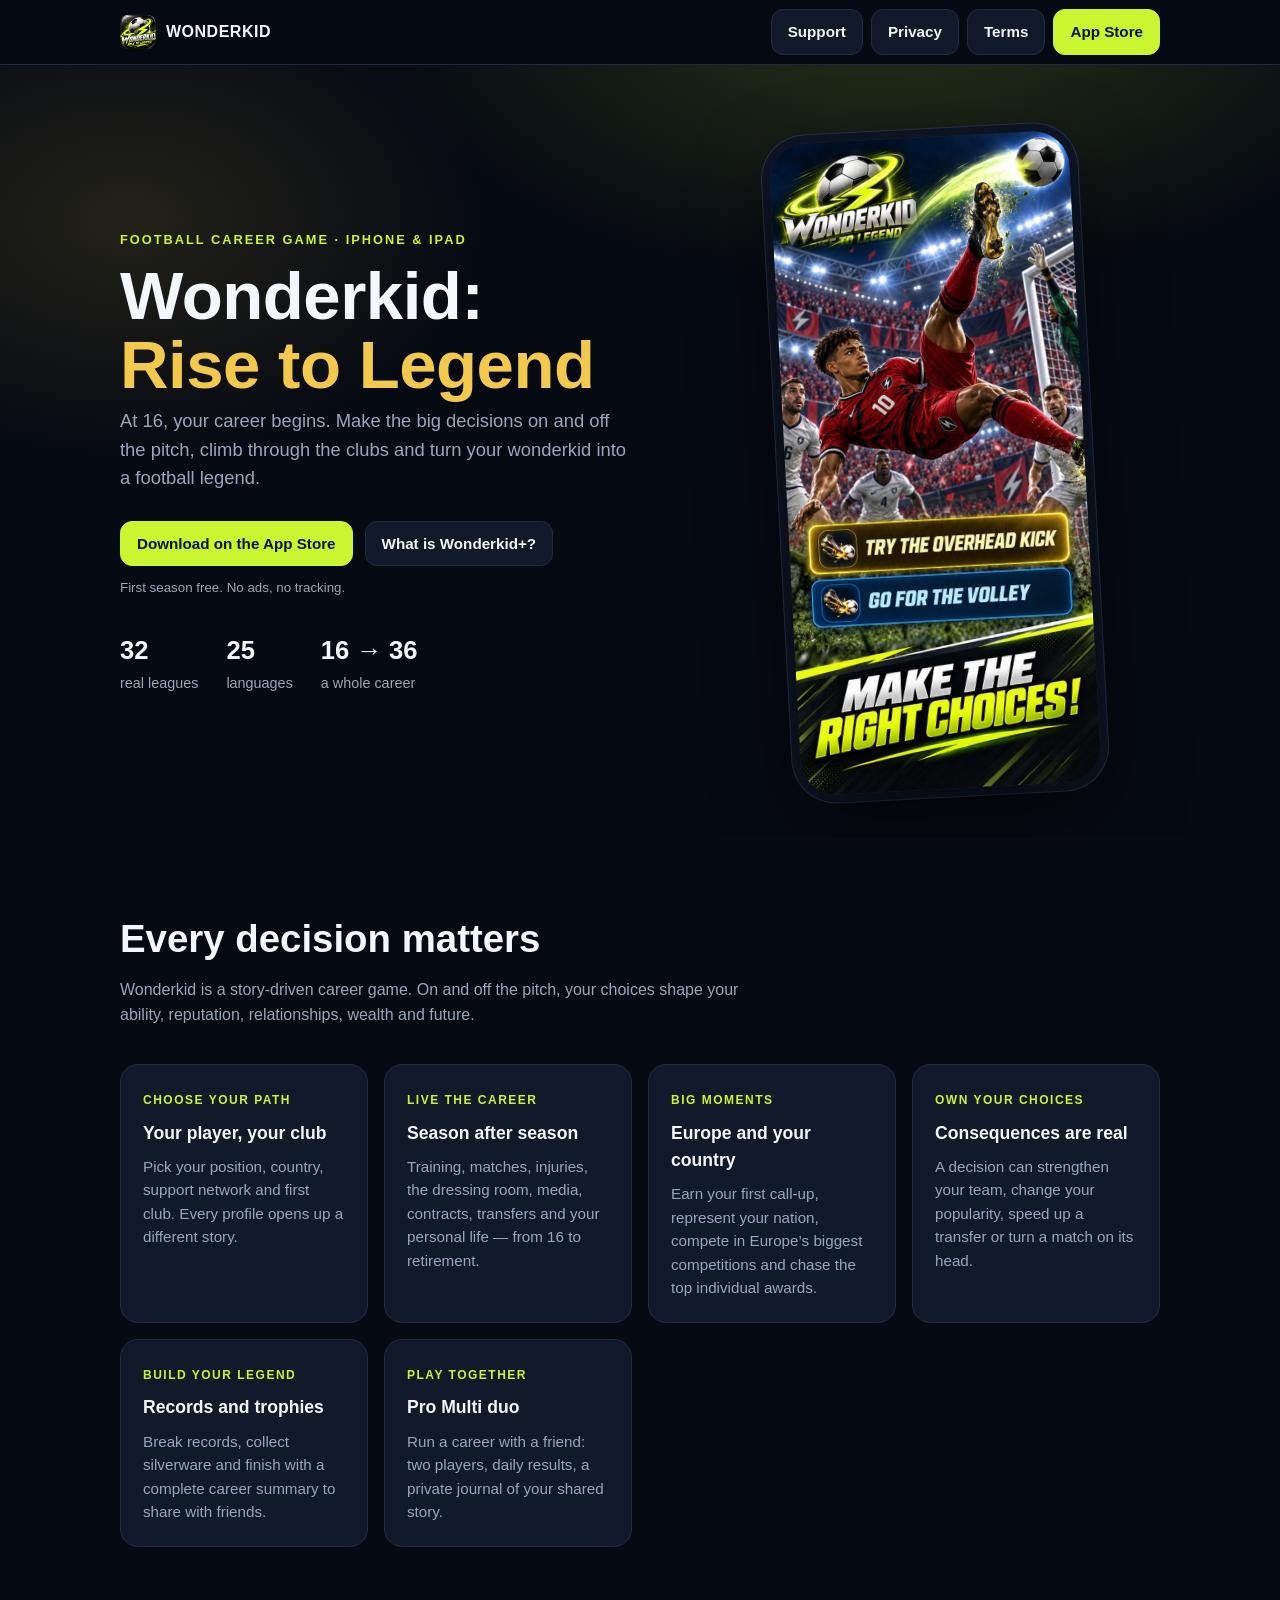
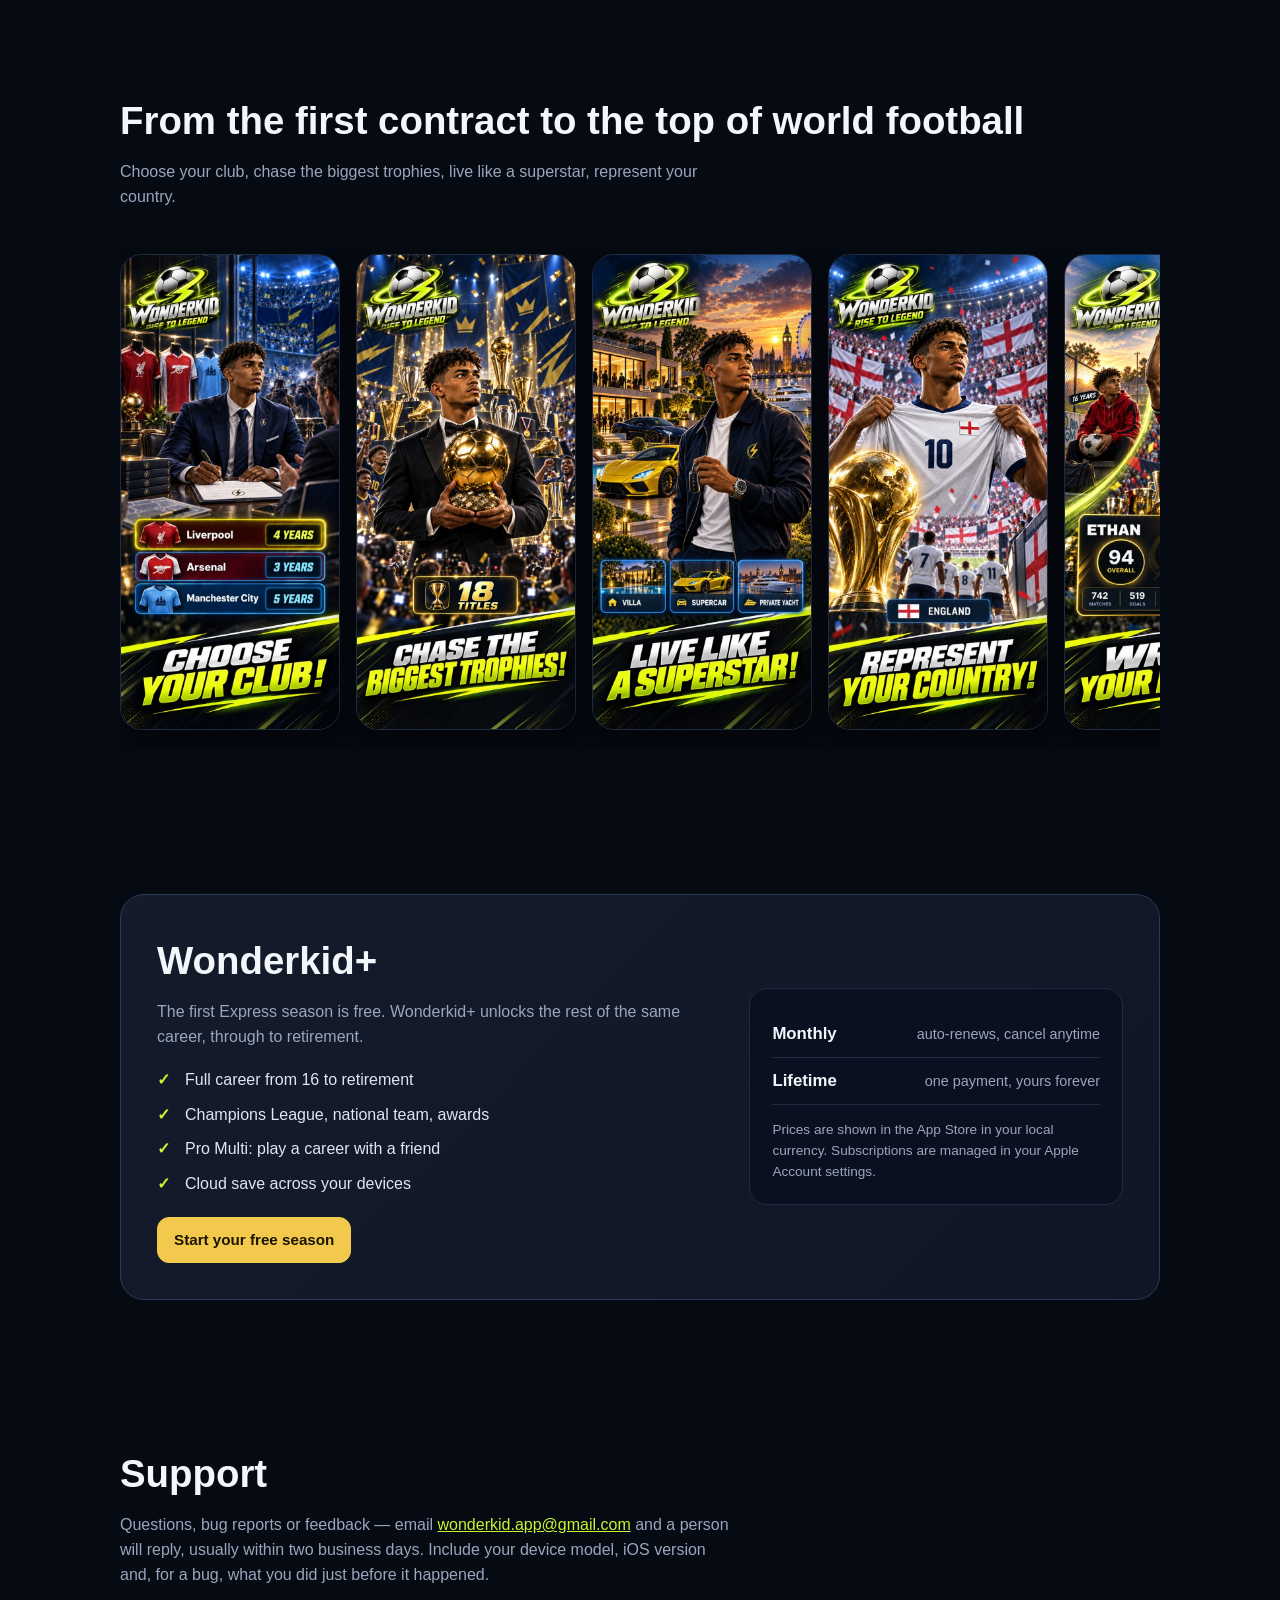
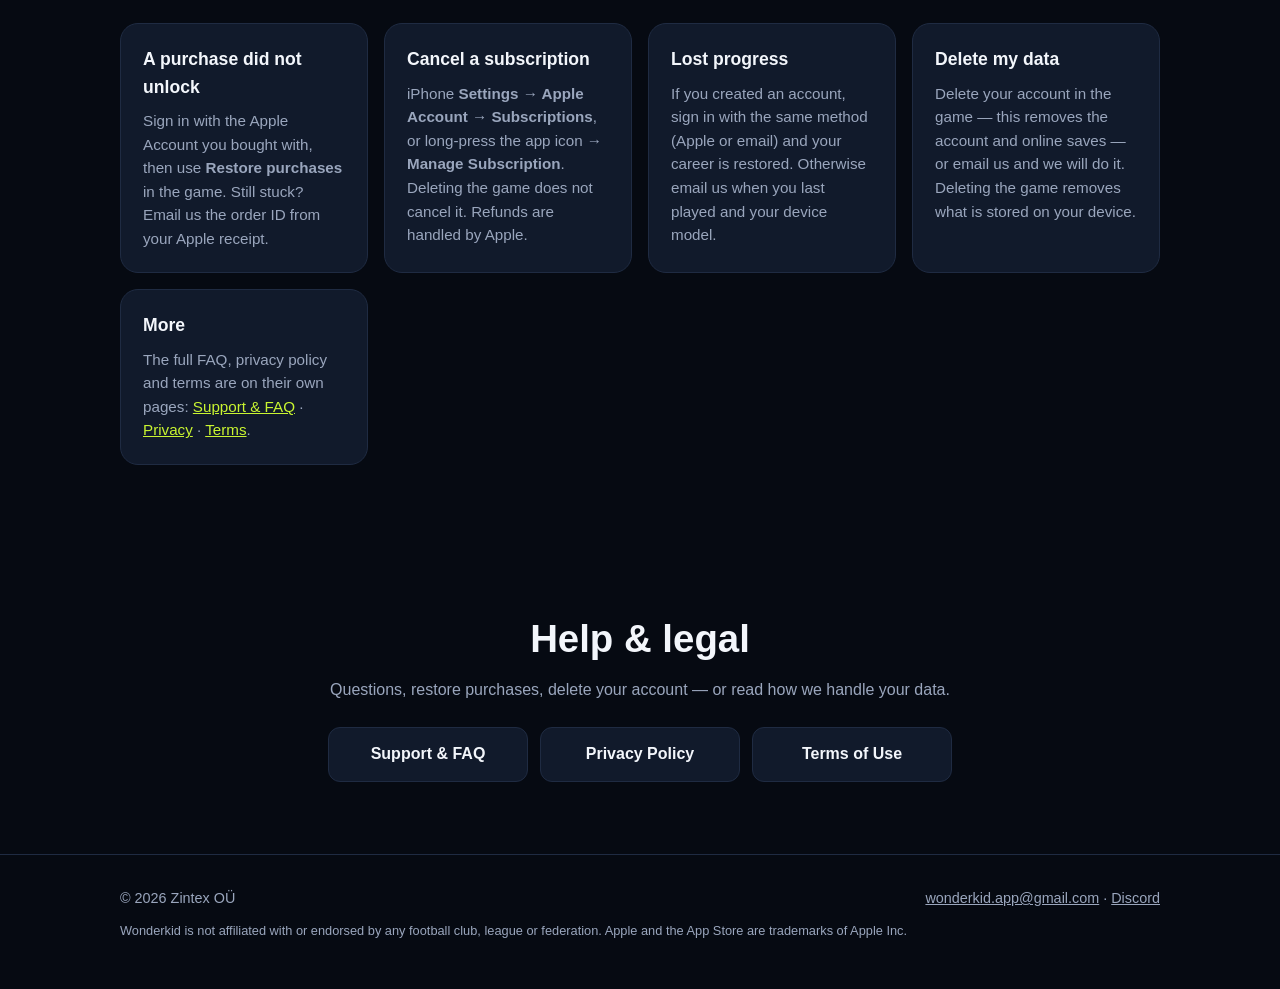
<file: index.html>
<!doctype html>
<html lang="en">
<head>
<meta charset="utf-8">
<meta name="viewport" content="width=device-width, initial-scale=1">
<title>Wonderkid: Rise to Legend — Football Career Game for iPhone</title>
<meta name="description" content="At 16, your career begins. Make the big decisions on and off the pitch and turn your wonderkid into a football legend. Free first season on iPhone and iPad.">
<meta property="og:title" content="Wonderkid: Rise to Legend">
<meta property="og:description" content="Story-driven football career game. Create your player, choose your club, chase the biggest trophies.">
<meta property="og:image" content="https://zintex-ou.github.io/wonderkid-legal/assets/shot-1.jpg">
<link rel="icon" href="assets/icon.png" type="image/png">
<link rel="apple-touch-icon" href="assets/icon.png">
<style>
:root{
  --bg:#060a12;--bg2:#0d1422;--card:#111a2b;--line:#1f2b42;
  --text:#f3f6fb;--muted:#9aa6bd;--lime:#c9f531;--gold:#f2c94c;--green:#1fb86b;
}
*{box-sizing:border-box}
html{scroll-behavior:smooth}
body{margin:0;background:var(--bg);color:var(--text);font-family:-apple-system,BlinkMacSystemFont,'Segoe UI',Roboto,Helvetica,Arial,sans-serif;line-height:1.55;-webkit-font-smoothing:antialiased}
a{color:var(--lime)}
.wrap{max-width:1080px;margin:0 auto;padding:0 20px}
header{position:sticky;top:0;z-index:5;background:rgba(6,10,18,.85);backdrop-filter:blur(12px);border-bottom:1px solid var(--line)}
nav{display:flex;align-items:center;justify-content:space-between;height:64px;gap:16px}
.brand{display:flex;align-items:center;gap:10px;color:var(--text);text-decoration:none;font-weight:800;letter-spacing:.5px}
.brand img{width:36px;height:36px;border-radius:9px}
.nav-links{display:flex;gap:8px;flex-wrap:wrap;justify-content:flex-end}
.btn{display:inline-flex;align-items:center;gap:8px;padding:10px 16px;border-radius:12px;font-weight:700;text-decoration:none;font-size:.95rem;border:1px solid var(--line);color:var(--text);background:var(--card);transition:transform .15s,background .15s}
.btn:hover{transform:translateY(-1px);background:#172238}
.btn.primary{background:var(--lime);color:#0a1200;border-color:var(--lime)}
.btn.primary:hover{background:#d9ff4a}
.btn.gold{background:var(--gold);color:#1a1400;border-color:var(--gold)}
.hero{position:relative;overflow:hidden;padding:72px 0 48px;background:radial-gradient(900px 500px at 70% -10%,rgba(201,245,49,.18),transparent 60%),radial-gradient(600px 400px at 10% 20%,rgba(242,201,76,.12),transparent 60%),var(--bg)}
.hero-grid{display:grid;grid-template-columns:1.1fr .9fr;gap:40px;align-items:center}
.eyebrow{color:var(--lime);font-weight:800;letter-spacing:2px;font-size:.8rem;text-transform:uppercase}
h1{font-size:clamp(2.4rem,6vw,4.2rem);line-height:1.02;margin:12px 0 8px;font-weight:900;letter-spacing:-.5px}
h1 em{font-style:normal;color:var(--gold)}
.lead{font-size:1.15rem;color:var(--muted);max-width:520px;margin:0 0 28px}
.cta{display:flex;gap:12px;flex-wrap:wrap;align-items:center}
.cta small{color:var(--muted);width:100%}
.phone{justify-self:center;width:min(300px,80vw);border-radius:36px;box-shadow:0 30px 80px rgba(0,0,0,.6),0 0 0 8px #0e1626,0 0 0 9px #27334d;overflow:hidden;transform:rotate(-3deg)}
.phone img{display:block;width:100%}
.stats{display:flex;gap:28px;flex-wrap:wrap;margin-top:32px}
.stat b{display:block;font-size:1.6rem;color:var(--text)}
.stat span{color:var(--muted);font-size:.9rem}
section{padding:72px 0}
section h2{font-size:clamp(1.7rem,3.5vw,2.4rem);margin:0 0 10px;font-weight:900}
.sub{color:var(--muted);margin:0 0 36px;max-width:620px}
.features{display:grid;grid-template-columns:repeat(auto-fit,minmax(240px,1fr));gap:16px}
.f{background:var(--card);border:1px solid var(--line);border-radius:18px;padding:22px}
.f .k{display:inline-block;color:var(--lime);font-weight:800;letter-spacing:1.5px;font-size:.75rem;margin-bottom:10px}
.f h3{margin:0 0 8px;font-size:1.1rem}
.f p{margin:0;color:var(--muted);font-size:.95rem}
.gallery{display:flex;gap:16px;overflow-x:auto;padding:8px 4px 20px;scroll-snap-type:x mandatory;-webkit-overflow-scrolling:touch}
.gallery img{flex:0 0 auto;width:220px;border-radius:22px;scroll-snap-align:start;border:1px solid var(--line);box-shadow:0 16px 40px rgba(0,0,0,.45)}
.plus{background:linear-gradient(135deg,#141c2c,#0f1626);border:1px solid #2a3a5a;border-radius:24px;padding:36px;display:grid;grid-template-columns:1.2fr .8fr;gap:32px;align-items:center}
.plus h2{margin-top:0}
.plus ul{list-style:none;padding:0;margin:0 0 20px;display:grid;gap:10px}
.plus li{padding-left:28px;position:relative;color:#dfe5f1}
.plus li::before{content:"✓";position:absolute;left:0;color:var(--lime);font-weight:900}
.price{background:#0a1020;border:1px solid var(--line);border-radius:18px;padding:22px}
.price .row{display:flex;justify-content:space-between;align-items:baseline;flex-wrap:wrap;gap:4px 12px;padding:10px 0;border-bottom:1px solid var(--line)}
.price .row:last-child{border:0}
.price b{font-size:1.05rem}
.price span{color:var(--muted);font-size:.9rem}
.legal{text-align:center}
.legal-btns{display:flex;gap:12px;justify-content:center;flex-wrap:wrap;margin-top:24px}
.legal-btns .btn{min-width:200px;justify-content:center;padding:14px 20px;font-size:1rem}
footer{border-top:1px solid var(--line);padding:32px 0 48px;color:var(--muted);font-size:.9rem}
footer .row{display:flex;justify-content:space-between;gap:16px;flex-wrap:wrap}
footer a{color:var(--muted)}
@media (max-width:820px){
  .hero-grid{grid-template-columns:1fr}
  .phone{transform:none;margin-top:12px}
  .plus{grid-template-columns:1fr;padding:26px}
  nav{height:auto;padding:12px 0}
  .nav-links .btn{padding:8px 12px;font-size:.85rem}
  section{padding:52px 0}
}
</style>
</head>
<body>

<header>
  <div class="wrap">
    <nav>
      <a class="brand" href="#top"><img src="assets/icon.png" alt="">WONDERKID</a>
      <div class="nav-links">
        <a class="btn" href="#support">Support</a>
        <a class="btn" href="privacy.html">Privacy</a>
        <a class="btn" href="terms.html">Terms</a>
        <a class="btn primary" href="https://apps.apple.com/app/id6797542898">App Store</a>
      </div>
    </nav>
  </div>
</header>

<main id="top">
<section class="hero">
  <div class="wrap hero-grid">
    <div>
      <div class="eyebrow">Football career game · iPhone &amp; iPad</div>
      <h1>Wonderkid:<br><em>Rise to Legend</em></h1>
      <p class="lead">At 16, your career begins. Make the big decisions on and off the pitch, climb through the clubs and turn your wonderkid into a football legend.</p>
      <div class="cta">
        <a class="btn primary" href="https://apps.apple.com/app/id6797542898">Download on the App Store</a>
        <a class="btn" href="#plus">What is Wonderkid+?</a>
        <small>First season free. No ads, no tracking.</small>
      </div>
      <div class="stats">
        <div class="stat"><b>32</b><span>real leagues</span></div>
        <div class="stat"><b>25</b><span>languages</span></div>
        <div class="stat"><b>16 → 36</b><span>a whole career</span></div>
      </div>
    </div>
    <div class="phone"><img src="assets/shot-1.jpg" alt="Wonderkid gameplay: choosing an overhead kick"></div>
  </div>
</section>

<section id="features">
  <div class="wrap">
    <h2>Every decision matters</h2>
    <p class="sub">Wonderkid is a story-driven career game. On and off the pitch, your choices shape your ability, reputation, relationships, wealth and future.</p>
    <div class="features">
      <div class="f"><span class="k">CHOOSE YOUR PATH</span><h3>Your player, your club</h3><p>Pick your position, country, support network and first club. Every profile opens up a different story.</p></div>
      <div class="f"><span class="k">LIVE THE CAREER</span><h3>Season after season</h3><p>Training, matches, injuries, the dressing room, media, contracts, transfers and your personal life — from 16 to retirement.</p></div>
      <div class="f"><span class="k">BIG MOMENTS</span><h3>Europe and your country</h3><p>Earn your first call-up, represent your nation, compete in Europe’s biggest competitions and chase the top individual awards.</p></div>
      <div class="f"><span class="k">OWN YOUR CHOICES</span><h3>Consequences are real</h3><p>A decision can strengthen your team, change your popularity, speed up a transfer or turn a match on its head.</p></div>
      <div class="f"><span class="k">BUILD YOUR LEGEND</span><h3>Records and trophies</h3><p>Break records, collect silverware and finish with a complete career summary to share with friends.</p></div>
      <div class="f"><span class="k">PLAY TOGETHER</span><h3>Pro Multi duo</h3><p>Run a career with a friend: two players, daily results, a private journal of your shared story.</p></div>
    </div>
  </div>
</section>

<section id="screens">
  <div class="wrap">
    <h2>From the first contract to the top of world football</h2>
    <p class="sub">Choose your club, chase the biggest trophies, live like a superstar, represent your country.</p>
    <div class="gallery">
      <img src="assets/shot-2.jpg" alt="Choose your club">
      <img src="assets/shot-3.jpg" alt="Chase the biggest trophies">
      <img src="assets/shot-4.jpg" alt="Live like a superstar">
      <img src="assets/shot-5.jpg" alt="Represent your country">
      <img src="assets/shot-6.jpg" alt="Write your legend">
    </div>
  </div>
</section>

<section id="plus">
  <div class="wrap">
    <div class="plus">
      <div>
        <h2>Wonderkid+</h2>
        <p class="sub" style="margin-bottom:18px">The first Express season is free. Wonderkid+ unlocks the rest of the same career, through to retirement.</p>
        <ul>
          <li>Full career from 16 to retirement</li>
          <li>Champions League, national team, awards</li>
          <li>Pro Multi: play a career with a friend</li>
          <li>Cloud save across your devices</li>
        </ul>
        <a class="btn gold" href="https://apps.apple.com/app/id6797542898">Start your free season</a>
      </div>
      <div class="price">
        <div class="row"><b>Monthly</b><span>auto-renews, cancel anytime</span></div>
        <div class="row"><b>Lifetime</b><span>one payment, yours forever</span></div>
        <p style="margin:14px 0 0;color:var(--muted);font-size:.85rem">Prices are shown in the App Store in your local currency. Subscriptions are managed in your Apple Account settings.</p>
      </div>
    </div>
  </div>
</section>

<section id="support">
  <div class="wrap">
    <h2>Support</h2>
    <p class="sub">Questions, bug reports or feedback — email <a href="mailto:wonderkid.app@gmail.com">wonderkid.app@gmail.com</a> and a person will reply, usually within two business days. Include your device model, iOS version and, for a bug, what you did just before it happened.</p>
    <div class="features">
      <div class="f"><h3>A purchase did not unlock</h3><p>Sign in with the Apple Account you bought with, then use <strong>Restore purchases</strong> in the game. Still stuck? Email us the order ID from your Apple receipt.</p></div>
      <div class="f"><h3>Cancel a subscription</h3><p>iPhone <strong>Settings → Apple Account → Subscriptions</strong>, or long-press the app icon → <strong>Manage Subscription</strong>. Deleting the game does not cancel it. Refunds are handled by Apple.</p></div>
      <div class="f"><h3>Lost progress</h3><p>If you created an account, sign in with the same method (Apple or email) and your career is restored. Otherwise email us when you last played and your device model.</p></div>
      <div class="f"><h3>Delete my data</h3><p>Delete your account in the game — this removes the account and online saves — or email us and we will do it. Deleting the game removes what is stored on your device.</p></div>
      <div class="f"><h3>More</h3><p>The full FAQ, privacy policy and terms are on their own pages: <a href="support.html">Support &amp; FAQ</a> · <a href="privacy.html">Privacy</a> · <a href="terms.html">Terms</a>.</p></div>
    </div>
  </div>
</section>

<section id="legal" class="legal">
  <div class="wrap">
    <h2>Help &amp; legal</h2>
    <p class="sub" style="margin:0 auto">Questions, restore purchases, delete your account — or read how we handle your data.</p>
    <div class="legal-btns">
      <a class="btn" href="support.html">Support &amp; FAQ</a>
      <a class="btn" href="privacy.html">Privacy Policy</a>
      <a class="btn" href="terms.html">Terms of Use</a>
    </div>
  </div>
</section>
</main>

<footer>
  <div class="wrap row">
    <div>© 2026 Zintex OÜ</div>
    <div><a href="mailto:wonderkid.app@gmail.com">wonderkid.app@gmail.com</a> · <a href="https://discord.gg/sp27dDSzA">Discord</a></div>
  </div>
  <div class="wrap" style="margin-top:12px;font-size:.8rem">Wonderkid is not affiliated with or endorsed by any football club, league or federation. Apple and the App Store are trademarks of Apple Inc.</div>
</footer>
</body>
</html>
</file>
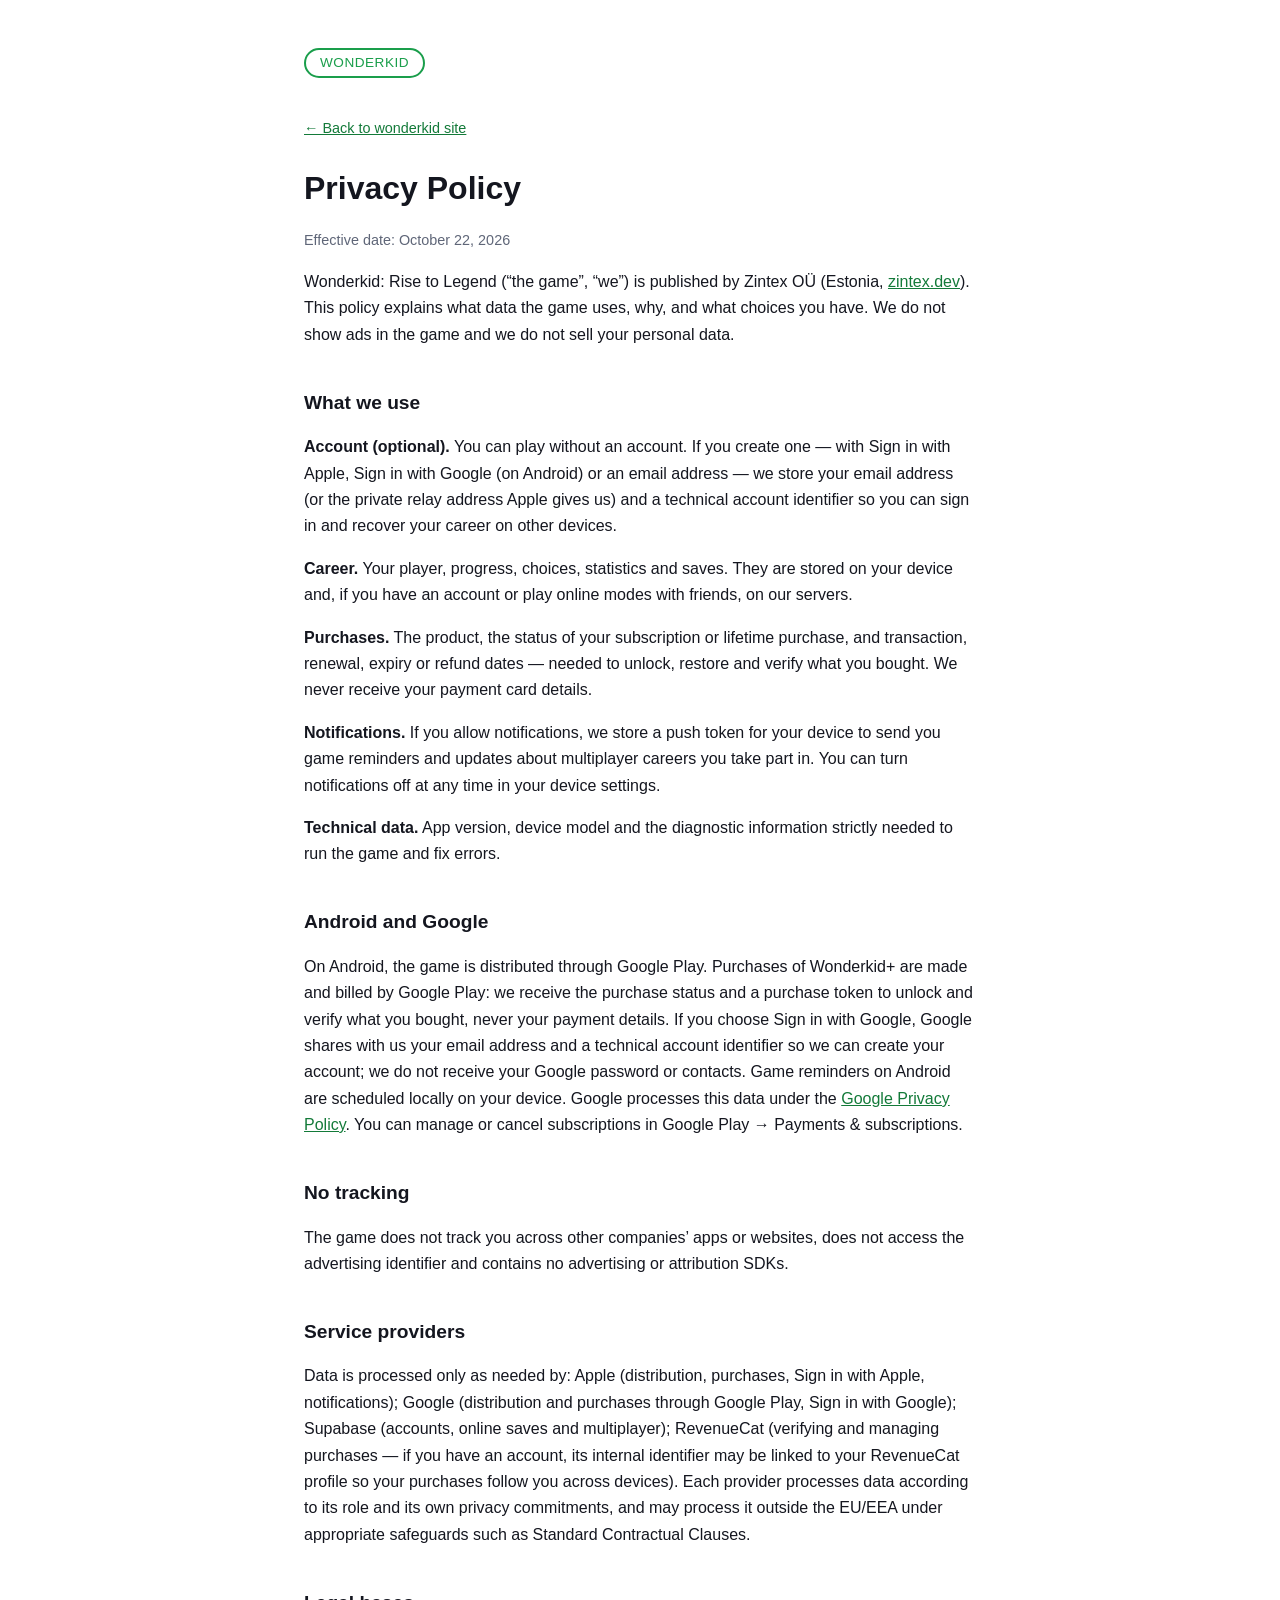
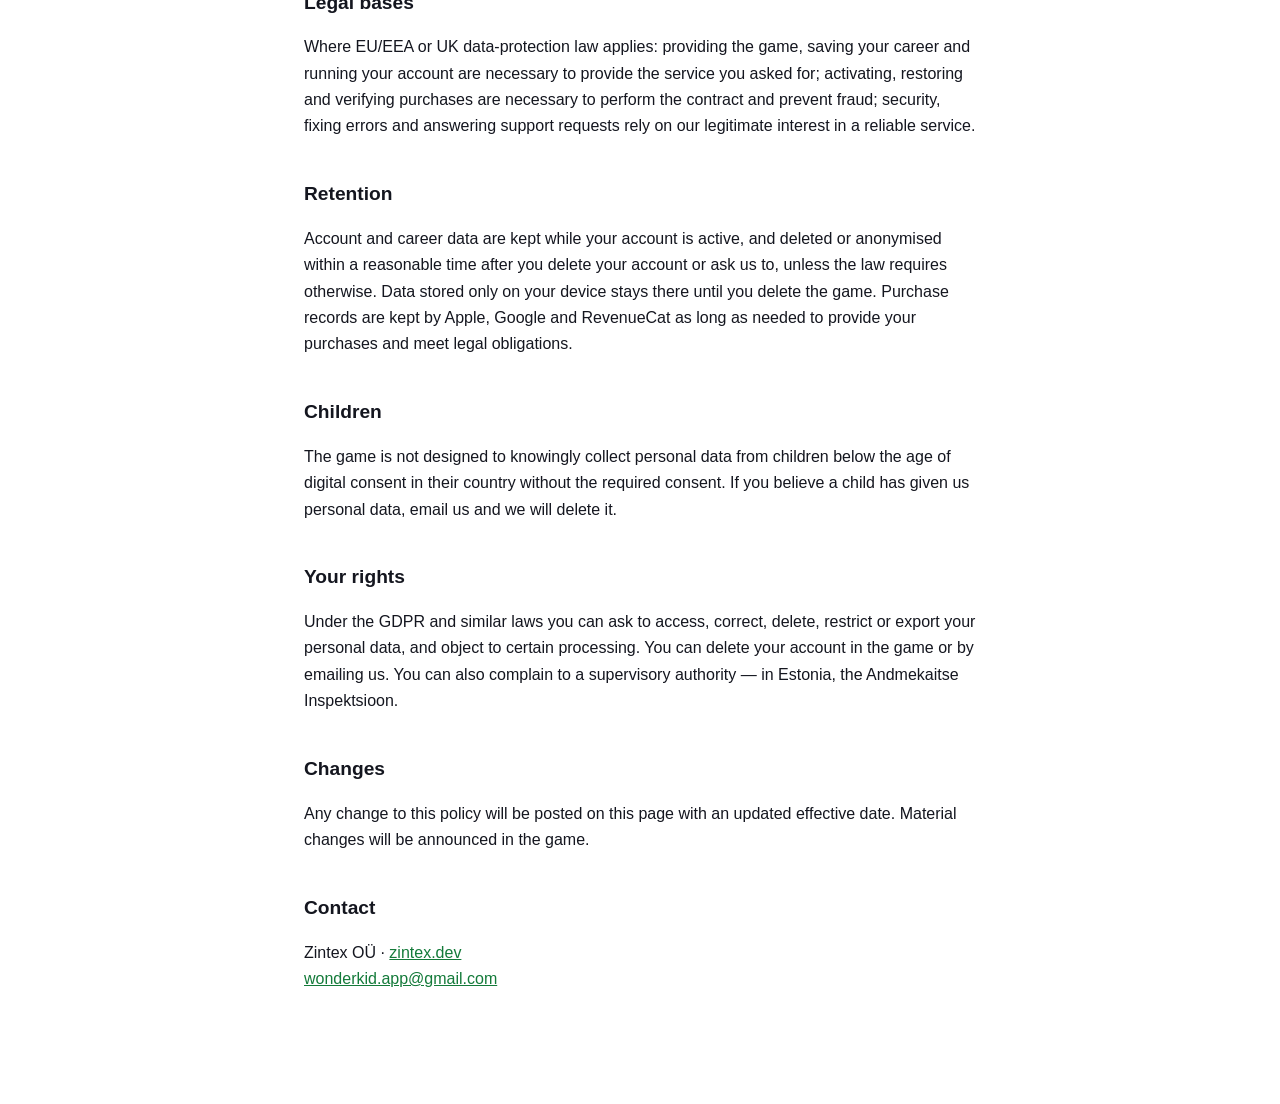
<file: privacy.html>
<!doctype html>
<html lang="en">
<head>
<meta charset="utf-8">
<meta name="viewport" content="width=device-width, initial-scale=1">
<title>Wonderkid — Privacy Policy</title>
<link rel="stylesheet" href="style.css">
</head>
<body>
<div class="badge">WONDERKID</div>
<p class="muted"><a href="index.html">← Back to wonderkid site</a></p>
<h1>Privacy Policy</h1>
<p class="muted">Effective date: October 22, 2026</p>

<p>Wonderkid: Rise to Legend (“the game”, “we”) is published by Zintex OÜ (Estonia, <a href="https://zintex.dev">zintex.dev</a>). This policy explains what data the game uses, why, and what choices you have. We do not show ads in the game and we do not sell your personal data.</p>

<h2>What we use</h2>
<p><strong>Account (optional).</strong> You can play without an account. If you create one — with Sign in with Apple, Sign in with Google (on Android) or an email address — we store your email address (or the private relay address Apple gives us) and a technical account identifier so you can sign in and recover your career on other devices.</p>
<p><strong>Career.</strong> Your player, progress, choices, statistics and saves. They are stored on your device and, if you have an account or play online modes with friends, on our servers.</p>
<p><strong>Purchases.</strong> The product, the status of your subscription or lifetime purchase, and transaction, renewal, expiry or refund dates — needed to unlock, restore and verify what you bought. We never receive your payment card details.</p>
<p><strong>Notifications.</strong> If you allow notifications, we store a push token for your device to send you game reminders and updates about multiplayer careers you take part in. You can turn notifications off at any time in your device settings.</p>
<p><strong>Technical data.</strong> App version, device model and the diagnostic information strictly needed to run the game and fix errors.</p>

<h2>Android and Google</h2>
<p>On Android, the game is distributed through Google Play. Purchases of Wonderkid+ are made and billed by Google Play: we receive the purchase status and a purchase token to unlock and verify what you bought, never your payment details. If you choose Sign in with Google, Google shares with us your email address and a technical account identifier so we can create your account; we do not receive your Google password or contacts. Game reminders on Android are scheduled locally on your device. Google processes this data under the <a href="https://policies.google.com/privacy">Google Privacy Policy</a>. You can manage or cancel subscriptions in Google Play → Payments &amp; subscriptions.</p>

<h2>No tracking</h2>
<p>The game does not track you across other companies’ apps or websites, does not access the advertising identifier and contains no advertising or attribution SDKs.</p>

<h2>Service providers</h2>
<p>Data is processed only as needed by: Apple (distribution, purchases, Sign in with Apple, notifications); Google (distribution and purchases through Google Play, Sign in with Google); Supabase (accounts, online saves and multiplayer); RevenueCat (verifying and managing purchases — if you have an account, its internal identifier may be linked to your RevenueCat profile so your purchases follow you across devices). Each provider processes data according to its role and its own privacy commitments, and may process it outside the EU/EEA under appropriate safeguards such as Standard Contractual Clauses.</p>

<h2>Legal bases</h2>
<p>Where EU/EEA or UK data-protection law applies: providing the game, saving your career and running your account are necessary to provide the service you asked for; activating, restoring and verifying purchases are necessary to perform the contract and prevent fraud; security, fixing errors and answering support requests rely on our legitimate interest in a reliable service.</p>

<h2>Retention</h2>
<p>Account and career data are kept while your account is active, and deleted or anonymised within a reasonable time after you delete your account or ask us to, unless the law requires otherwise. Data stored only on your device stays there until you delete the game. Purchase records are kept by Apple, Google and RevenueCat as long as needed to provide your purchases and meet legal obligations.</p>

<h2>Children</h2>
<p>The game is not designed to knowingly collect personal data from children below the age of digital consent in their country without the required consent. If you believe a child has given us personal data, email us and we will delete it.</p>

<h2>Your rights</h2>
<p>Under the GDPR and similar laws you can ask to access, correct, delete, restrict or export your personal data, and object to certain processing. You can delete your account in the game or by emailing us. You can also complain to a supervisory authority — in Estonia, the Andmekaitse Inspektsioon.</p>

<h2>Changes</h2>
<p>Any change to this policy will be posted on this page with an updated effective date. Material changes will be announced in the game.</p>

<h2>Contact</h2>
<p>Zintex OÜ · <a href="https://zintex.dev">zintex.dev</a><br>
<a href="mailto:wonderkid.app@gmail.com">wonderkid.app@gmail.com</a></p>
</body>
</html>
</file>
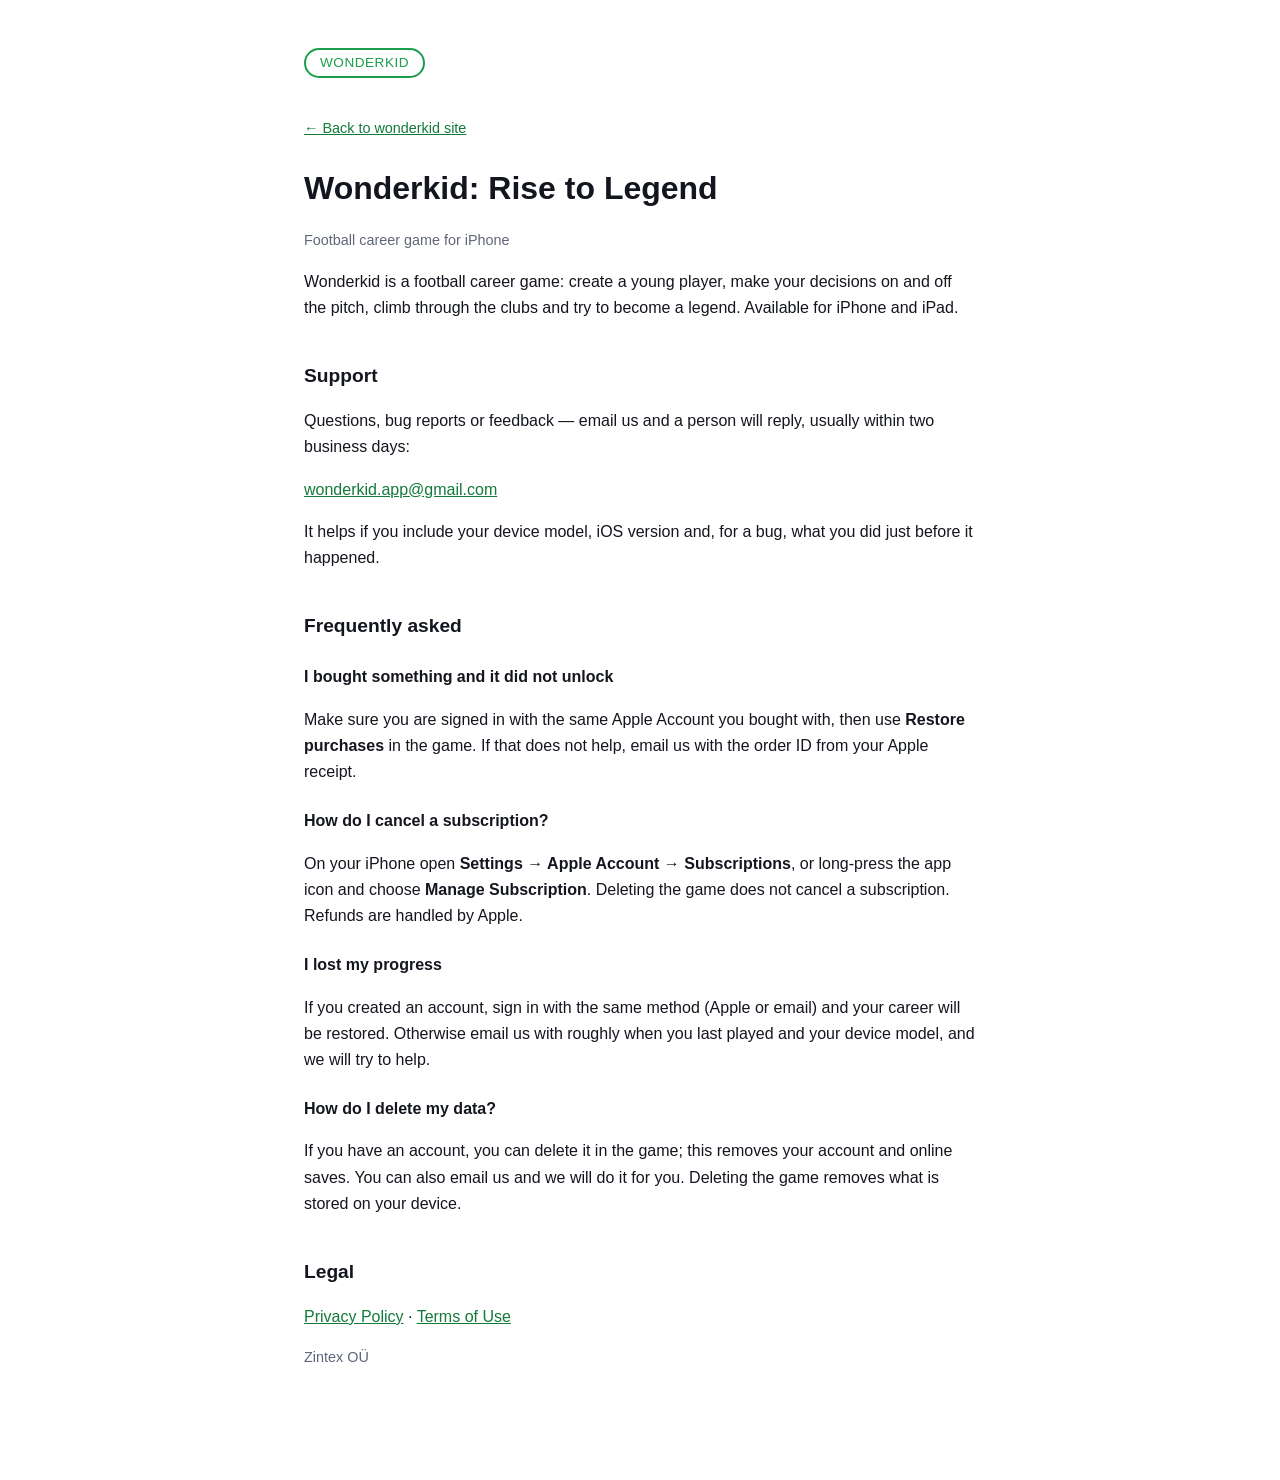
<file: support.html>
<!doctype html>
<html lang="en">
<head>
<meta charset="utf-8">
<meta name="viewport" content="width=device-width, initial-scale=1">
<title>Wonderkid — Support</title>
<link rel="stylesheet" href="style.css">
</head>
<body>
<div class="badge">WONDERKID</div>
<p class="muted"><a href="index.html">← Back to wonderkid site</a></p>
<h1>Wonderkid: Rise to Legend</h1>
<p class="muted">Football career game for iPhone</p>
<p>Wonderkid is a football career game: create a young player, make your decisions on and off the pitch, climb through the clubs and try to become a legend. Available for iPhone and iPad.</p>

<h2>Support</h2>
<p>Questions, bug reports or feedback — email us and a person will reply, usually within two business days:</p>
<p><a href="mailto:wonderkid.app@gmail.com">wonderkid.app@gmail.com</a></p>
<p>It helps if you include your device model, iOS version and, for a bug, what you did just before it happened.</p>

<h2>Frequently asked</h2>

<h3>I bought something and it did not unlock</h3>
<p>Make sure you are signed in with the same Apple Account you bought with, then use <strong>Restore purchases</strong> in the game. If that does not help, email us with the order ID from your Apple receipt.</p>

<h3>How do I cancel a subscription?</h3>
<p>On your iPhone open <strong>Settings → Apple Account → Subscriptions</strong>, or long-press the app icon and choose <strong>Manage Subscription</strong>. Deleting the game does not cancel a subscription. Refunds are handled by Apple.</p>

<h3>I lost my progress</h3>
<p>If you created an account, sign in with the same method (Apple or email) and your career will be restored. Otherwise email us with roughly when you last played and your device model, and we will try to help.</p>

<h3>How do I delete my data?</h3>
<p>If you have an account, you can delete it in the game; this removes your account and online saves. You can also email us and we will do it for you. Deleting the game removes what is stored on your device.</p>

<h2>Legal</h2>
<p><a href="privacy.html">Privacy Policy</a> · <a href="terms.html">Terms of Use</a></p>

<p class="muted">Zintex OÜ</p>
</body>
</html>
</file>
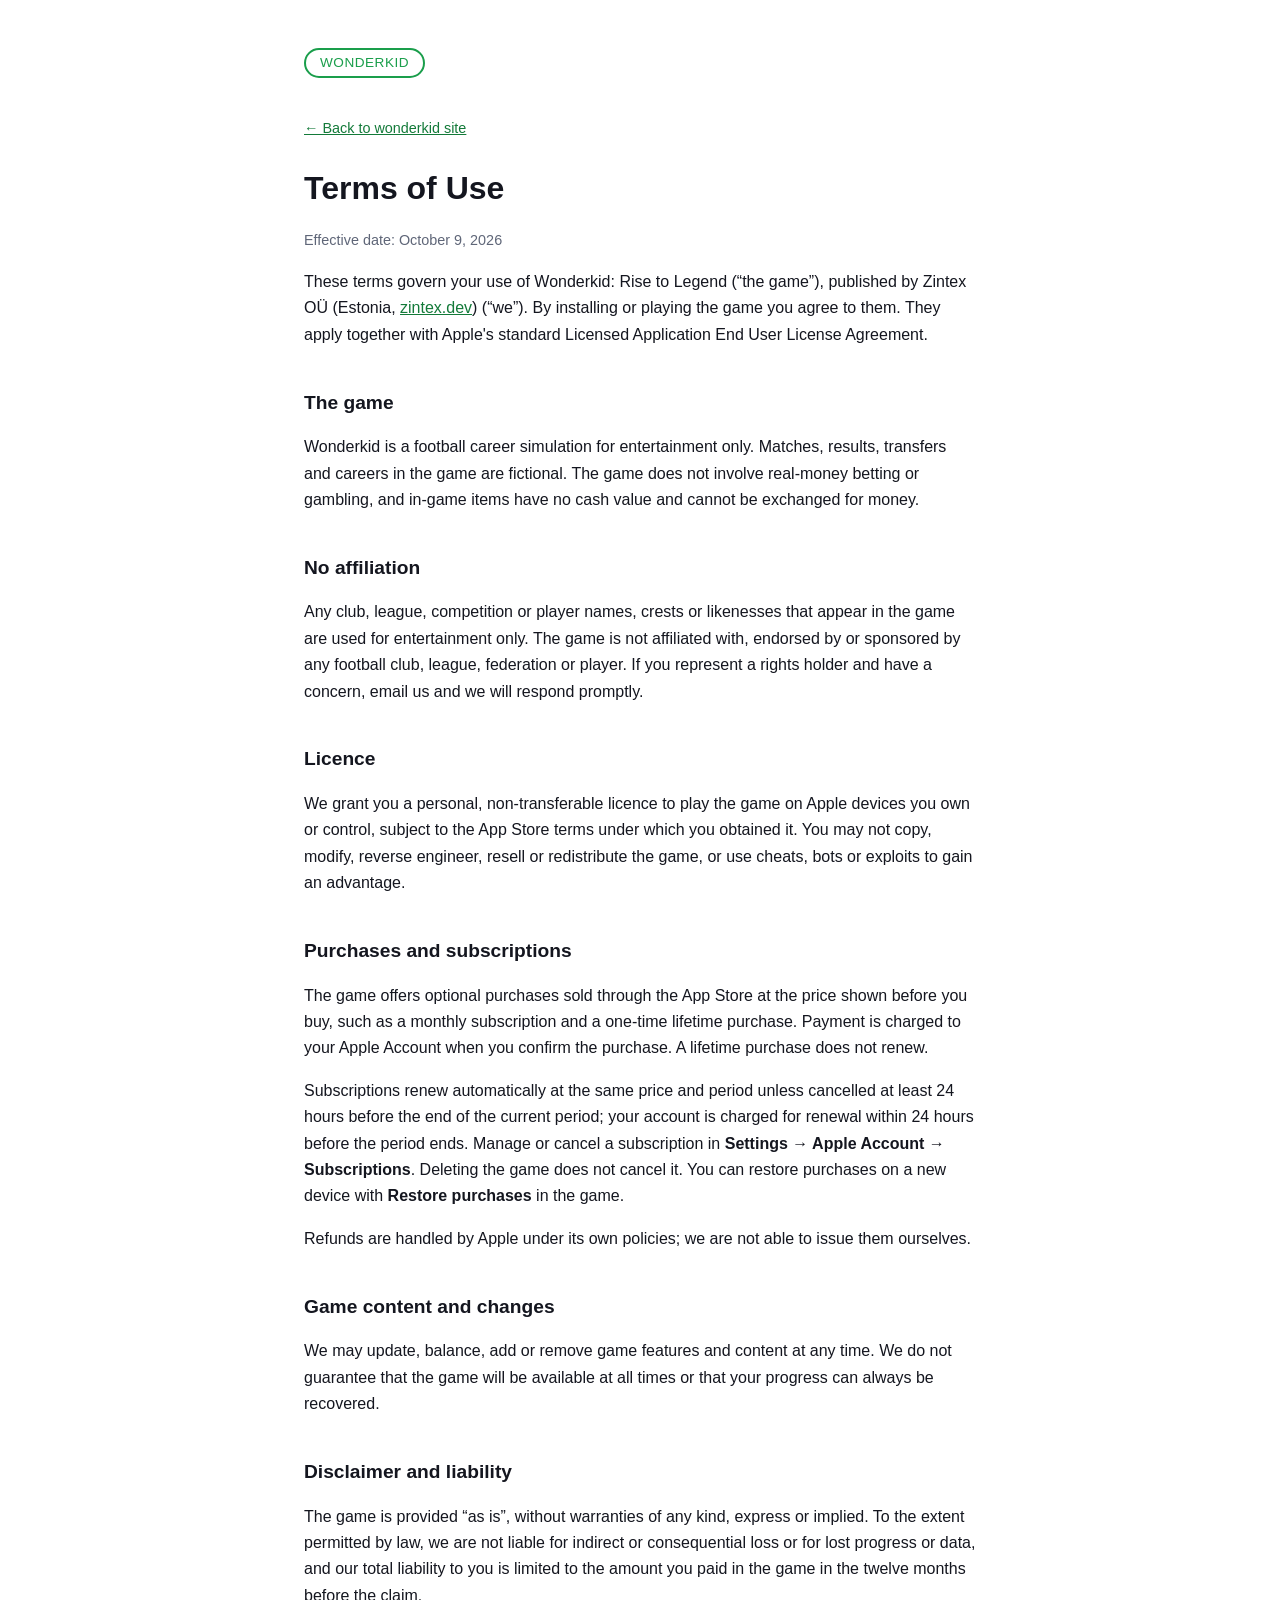
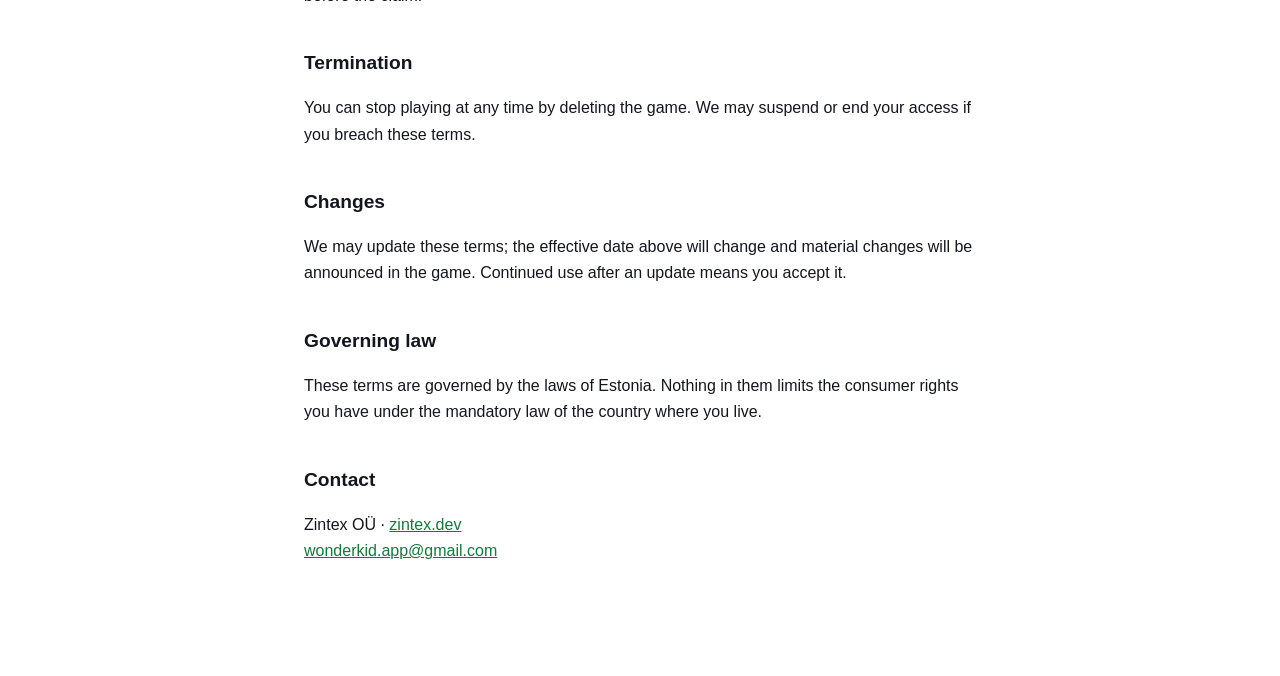
<file: terms.html>
<!doctype html>
<html lang="en">
<head>
<meta charset="utf-8">
<meta name="viewport" content="width=device-width, initial-scale=1">
<title>Wonderkid — Terms of Use</title>
<link rel="stylesheet" href="style.css">
</head>
<body>
<div class="badge">WONDERKID</div>
<p class="muted"><a href="index.html">← Back to wonderkid site</a></p>
<h1>Terms of Use</h1>
<p class="muted">Effective date: October 9, 2026</p>

<p>These terms govern your use of Wonderkid: Rise to Legend (“the game”), published by Zintex OÜ (Estonia, <a href="https://zintex.dev">zintex.dev</a>) (“we”). By installing or playing the game you agree to them. They apply together with Apple's standard Licensed Application End User License Agreement.</p>

<h2>The game</h2>
<p>Wonderkid is a football career simulation for entertainment only. Matches, results, transfers and careers in the game are fictional. The game does not involve real-money betting or gambling, and in-game items have no cash value and cannot be exchanged for money.</p>

<h2>No affiliation</h2>
<p>Any club, league, competition or player names, crests or likenesses that appear in the game are used for entertainment only. The game is not affiliated with, endorsed by or sponsored by any football club, league, federation or player. If you represent a rights holder and have a concern, email us and we will respond promptly.</p>

<h2>Licence</h2>
<p>We grant you a personal, non-transferable licence to play the game on Apple devices you own or control, subject to the App Store terms under which you obtained it. You may not copy, modify, reverse engineer, resell or redistribute the game, or use cheats, bots or exploits to gain an advantage.</p>

<h2>Purchases and subscriptions</h2>
<p>The game offers optional purchases sold through the App Store at the price shown before you buy, such as a monthly subscription and a one-time lifetime purchase. Payment is charged to your Apple Account when you confirm the purchase. A lifetime purchase does not renew.</p>
<p>Subscriptions renew automatically at the same price and period unless cancelled at least 24 hours before the end of the current period; your account is charged for renewal within 24 hours before the period ends. Manage or cancel a subscription in <strong>Settings → Apple Account → Subscriptions</strong>. Deleting the game does not cancel it. You can restore purchases on a new device with <strong>Restore purchases</strong> in the game.</p>
<p>Refunds are handled by Apple under its own policies; we are not able to issue them ourselves.</p>

<h2>Game content and changes</h2>
<p>We may update, balance, add or remove game features and content at any time. We do not guarantee that the game will be available at all times or that your progress can always be recovered.</p>

<h2>Disclaimer and liability</h2>
<p>The game is provided “as is”, without warranties of any kind, express or implied. To the extent permitted by law, we are not liable for indirect or consequential loss or for lost progress or data, and our total liability to you is limited to the amount you paid in the game in the twelve months before the claim.</p>

<h2>Termination</h2>
<p>You can stop playing at any time by deleting the game. We may suspend or end your access if you breach these terms.</p>

<h2>Changes</h2>
<p>We may update these terms; the effective date above will change and material changes will be announced in the game. Continued use after an update means you accept it.</p>

<h2>Governing law</h2>
<p>These terms are governed by the laws of Estonia. Nothing in them limits the consumer rights you have under the mandatory law of the country where you live.</p>

<h2>Contact</h2>
<p>Zintex OÜ · <a href="https://zintex.dev">zintex.dev</a><br>
<a href="mailto:wonderkid.app@gmail.com">wonderkid.app@gmail.com</a></p>
</body>
</html>
</file>
<file: style.css>
:root { color-scheme: light dark; }
* { box-sizing: border-box; }
body {
  font-family: -apple-system, BlinkMacSystemFont, 'Segoe UI', Roboto, Helvetica, Arial, sans-serif;
  background: #ffffff; color: #14161f;
  max-width: 720px; margin: 0 auto; padding: 48px 24px 96px;
  line-height: 1.65;
}
@media (prefers-color-scheme: dark) {
  body { background: #0b0e14; color: #f5f7fa; }
  a { color: #6fdc93; }
  .muted { color: #8b93a7; }
  .badge { border-color: #1a9e4b; color: #6fdc93; }
}
h1 { font-size: 2rem; margin-bottom: 0.2em; }
h2 { font-size: 1.2rem; margin-top: 2em; }
h3 { font-size: 1rem; margin-top: 1.4em; }
a { color: #137a39; }
.muted { color: #5f6678; font-size: 0.9rem; }
.badge {
  display: inline-block; border: 2px solid #1a9e4b; color: #1a9e4b;
  border-radius: 999px; padding: 2px 14px; font-size: 0.85rem;
  letter-spacing: 0.5px; margin-bottom: 24px;
}
</file>
